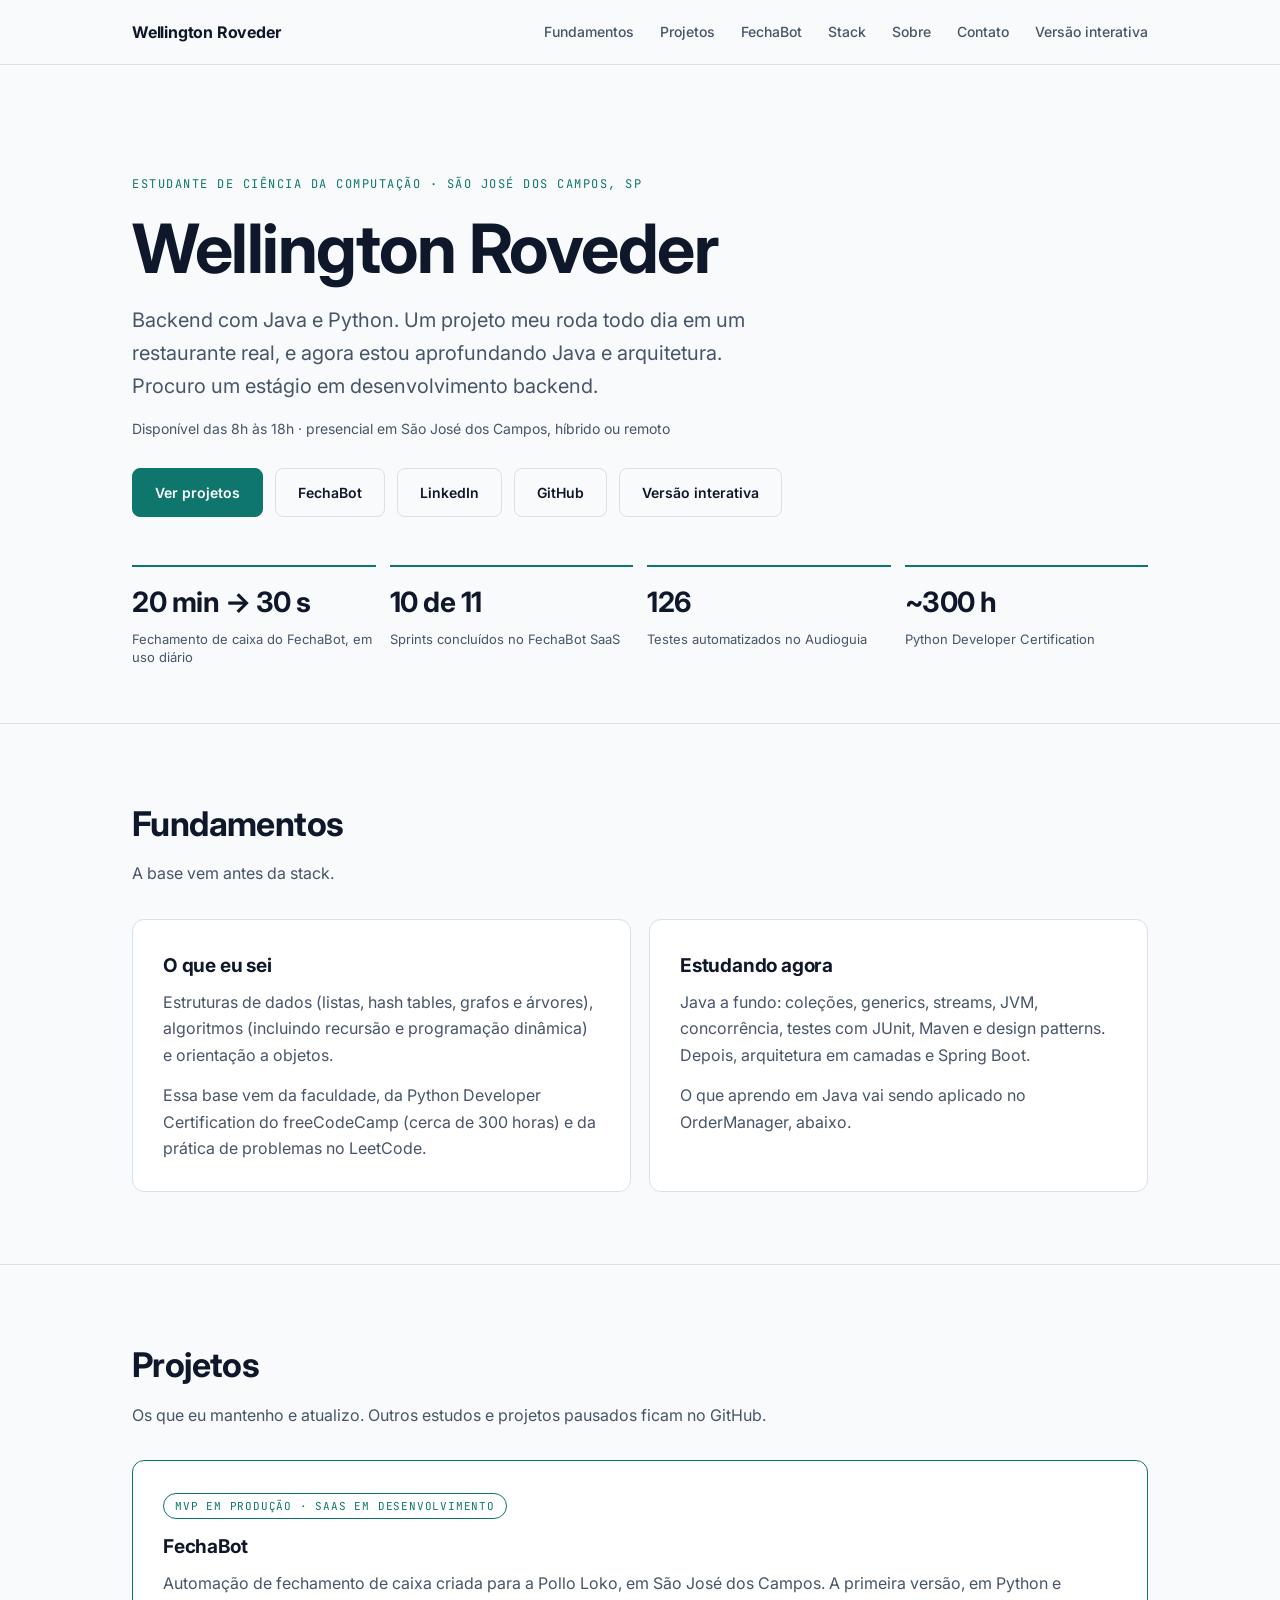
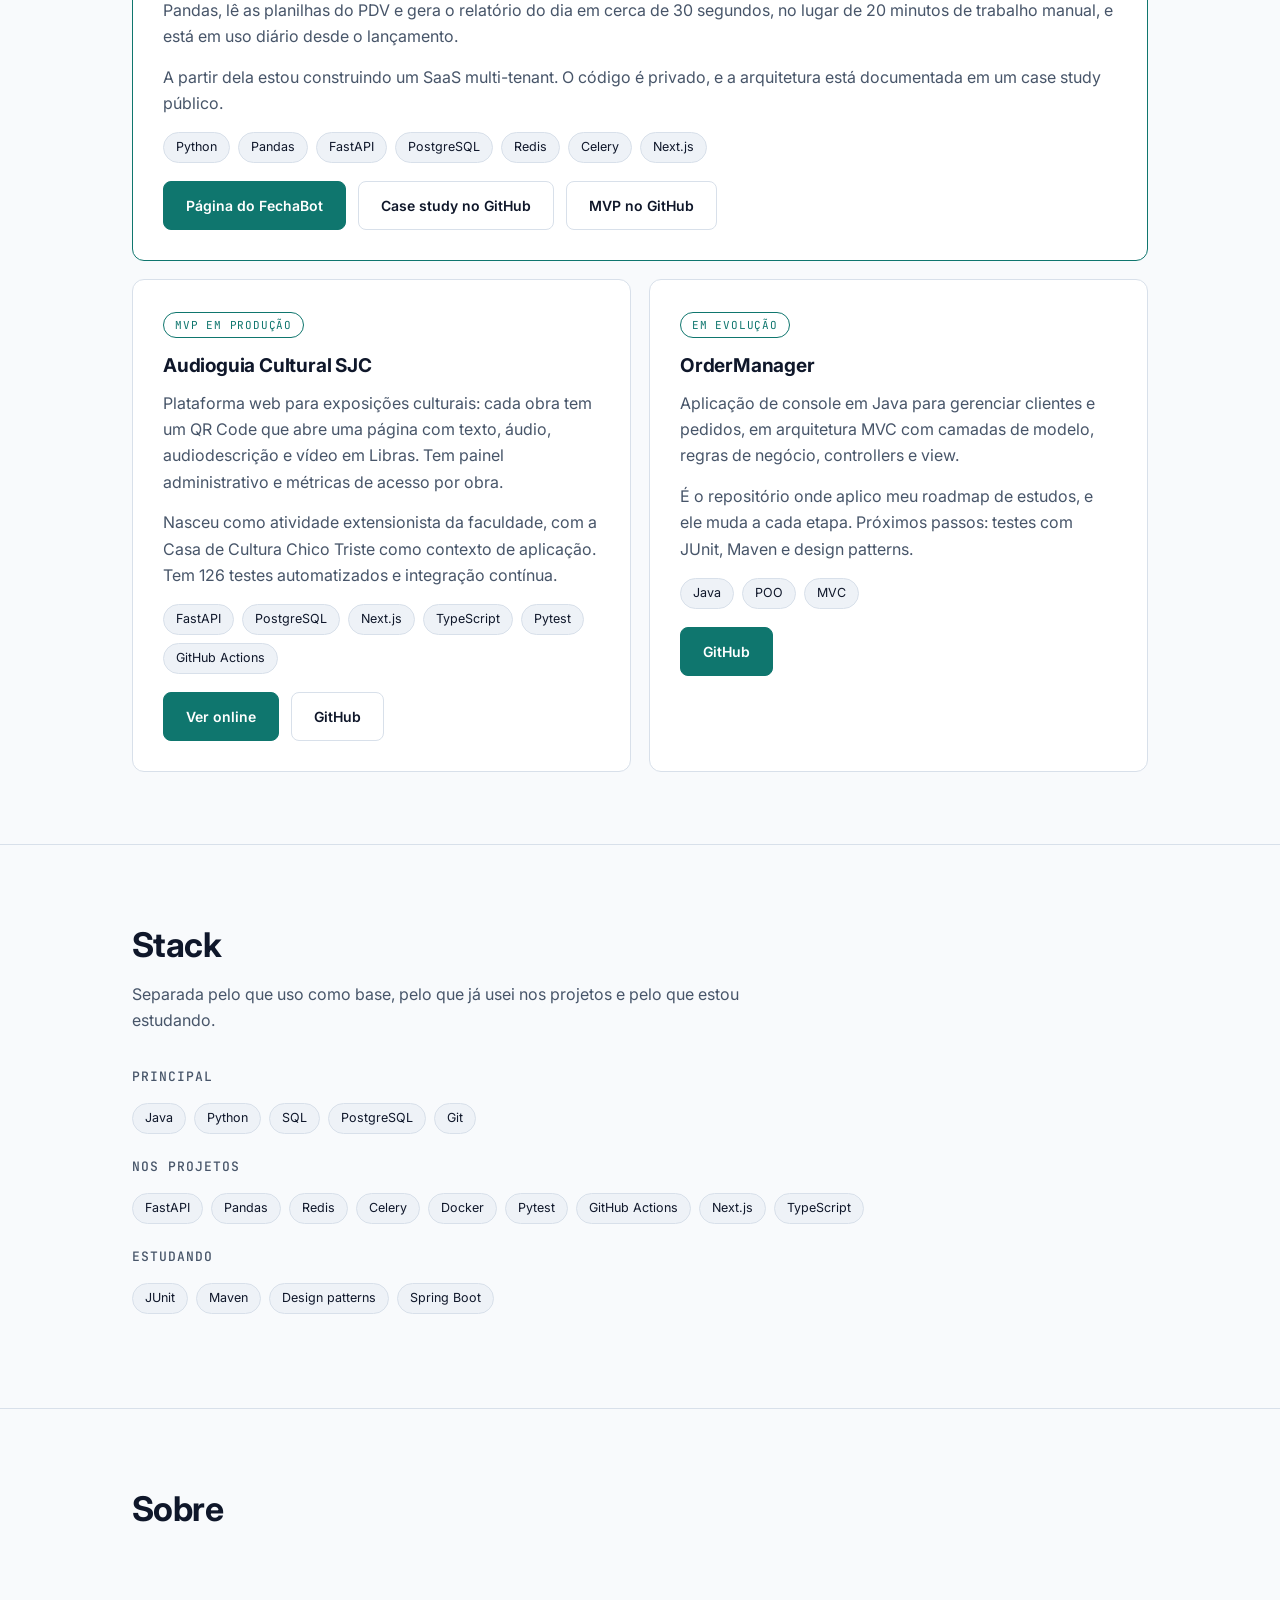
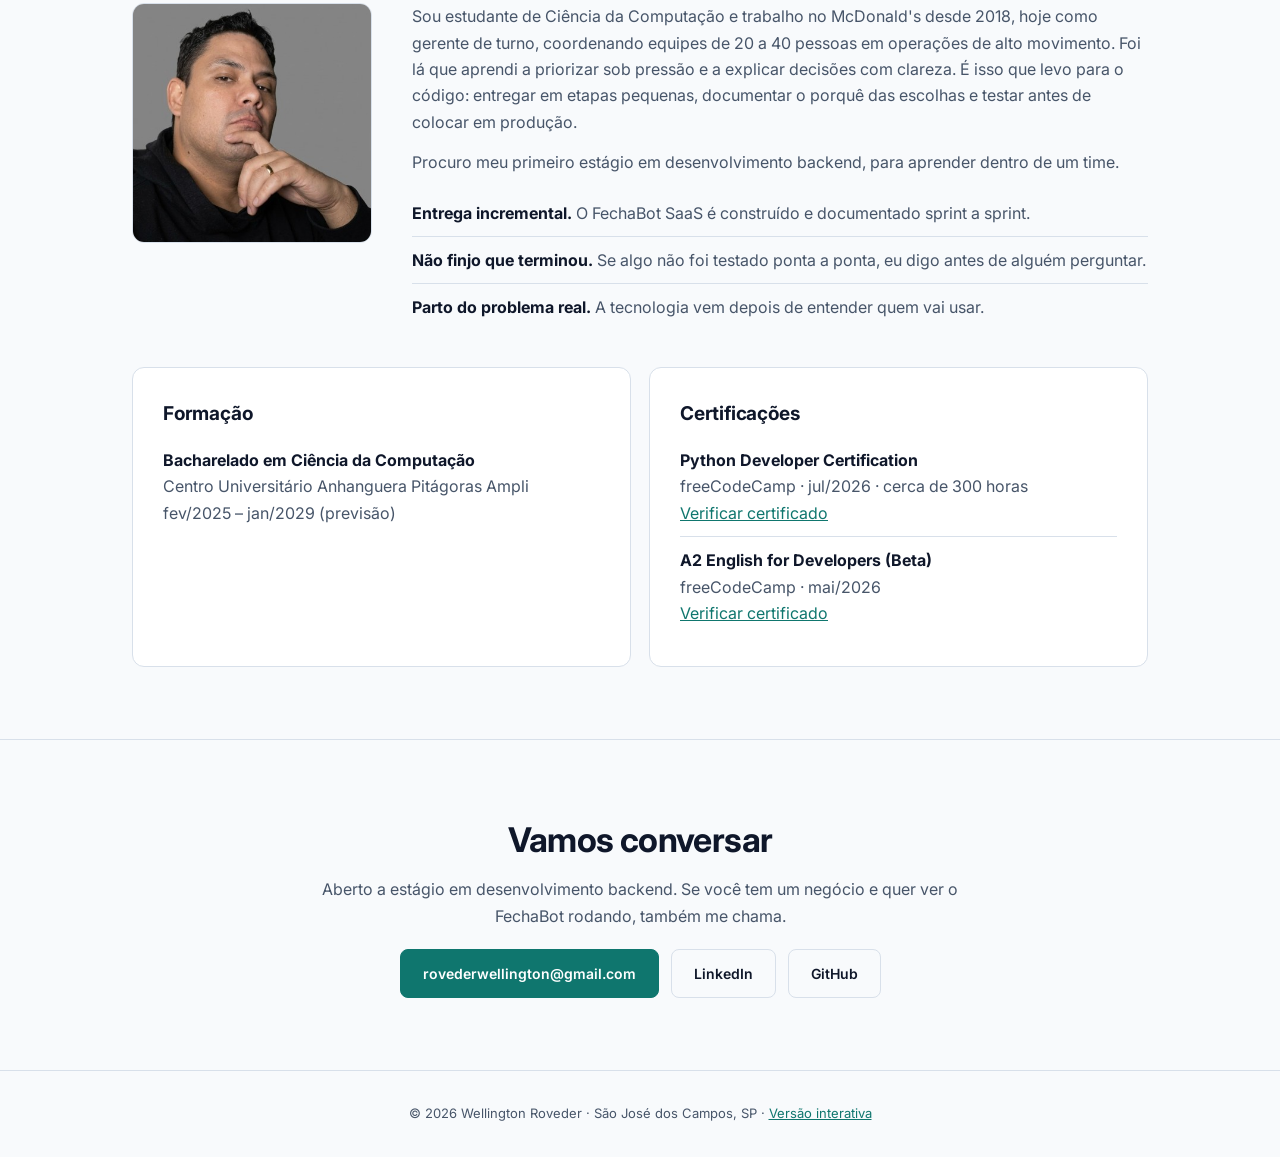
<file: index.html>
<!DOCTYPE html>
<html lang="pt-BR">
<head>
<meta charset="UTF-8">
<meta name="viewport" content="width=device-width, initial-scale=1, viewport-fit=cover">
<title>Wellington Roveder | Backend com Java e Python</title>
<meta name="description" content="Estudante de Ciência da Computação, backend com Java e Python. Autor do FechaBot, em uso diário por um restaurante real. Buscando estágio.">
<meta name="theme-color" content="#0F172A">
<meta property="og:type" content="website">
<meta property="og:title" content="Wellington Roveder | Backend com Java e Python">
<meta property="og:description" content="Estudante de Ciência da Computação buscando estágio em desenvolvimento backend.">
<meta property="og:image" content="https://wellington-roveder.github.io/portifolio-Wellington-Roveder/foto_portifolio.jpg">
<link rel="icon" href="data:image/svg+xml,%3Csvg xmlns='http://www.w3.org/2000/svg' viewBox='0 0 64 64'%3E%3Crect width='64' height='64' rx='12' fill='%230F172A'/%3E%3Ctext x='32' y='42' font-size='28' font-family='sans-serif' font-weight='700' text-anchor='middle' fill='%232DD4BF'%3EWR%3C/text%3E%3C/svg%3E">
<link rel="preconnect" href="https://fonts.googleapis.com">
<link rel="preconnect" href="https://fonts.gstatic.com" crossorigin>
<link href="https://fonts.googleapis.com/css2?family=Inter:wght@400;500;600;700&family=JetBrains+Mono:wght@400;500&display=swap" rel="stylesheet">
<link rel="stylesheet" href="style.css">
</head>
<body>
<header><div class="w ni">
  <a class="logo" href="index.html">Wellington Roveder</a>
  <button class="burger" aria-label="Abrir menu" aria-expanded="false" aria-controls="menu">Menu</button>
  <nav id="menu">
    <a href="#fundamentos">Fundamentos</a>
    <a href="#projetos">Projetos</a>
    <a href="case-study.html">FechaBot</a>
    <a href="#stack">Stack</a>
    <a href="#sobre">Sobre</a>
    <a href="#contato">Contato</a>
    <a href="https://www.wellingtonroveder.dev">Versão interativa</a>
  </nav>
</div></header>

<main>
<section class="hero w">
  <p class="eyebrow">Estudante de Ciência da Computação · São José dos Campos, SP</p>
  <h1>Wellington Roveder</h1>
  <p class="lead">Backend com Java e Python. Um projeto meu roda todo dia em um restaurante real, e agora estou aprofundando Java e arquitetura. Procuro um estágio em desenvolvimento backend.</p>
  <p class="avail">Disponível das 8h às 18h · presencial em São José dos Campos, híbrido ou remoto</p>
  <div class="btns">
    <a class="btn p" href="#projetos">Ver projetos</a>
    <a class="btn" href="case-study.html">FechaBot</a>
    <a class="btn" href="https://www.linkedin.com/in/wellington-roveder/" target="_blank" rel="noopener">LinkedIn</a>
    <a class="btn" href="https://github.com/Wellington-Roveder" target="_blank" rel="noopener">GitHub</a>
    <a class="btn" href="https://www.wellingtonroveder.dev">Versão interativa</a>
  </div>
  <dl class="stats">
    <div><dt>20 min → 30 s</dt><dd>Fechamento de caixa do FechaBot, em uso diário</dd></div>
    <div><dt>10 de 11</dt><dd>Sprints concluídos no FechaBot SaaS</dd></div>
    <div><dt>126</dt><dd>Testes automatizados no Audioguia</dd></div>
    <div><dt>~300 h</dt><dd>Python Developer Certification</dd></div>
  </dl>
</section>

<section class="sec" id="fundamentos"><div class="w">
  <h2>Fundamentos</h2>
  <p class="sub">A base vem antes da stack.</p>
  <div class="g2">
    <div class="card">
      <h3>O que eu sei</h3>
      <p>Estruturas de dados (listas, hash tables, grafos e árvores), algoritmos (incluindo recursão e programação dinâmica) e orientação a objetos.</p>
      <p>Essa base vem da faculdade, da Python Developer Certification do freeCodeCamp (cerca de 300 horas) e da prática de problemas no LeetCode.</p>
    </div>
    <div class="card">
      <h3>Estudando agora</h3>
      <p>Java a fundo: coleções, generics, streams, JVM, concorrência, testes com JUnit, Maven e design patterns. Depois, arquitetura em camadas e Spring Boot.</p>
      <p>O que aprendo em Java vai sendo aplicado no OrderManager, abaixo.</p>
    </div>
  </div>
</div></section>

<section class="sec" id="projetos"><div class="w">
  <h2>Projetos</h2>
  <p class="sub">Os que eu mantenho e atualizo. Outros estudos e projetos pausados ficam no GitHub.</p>

  <article class="card feat">
    <span class="st">MVP em produção · SaaS em desenvolvimento</span>
    <h3>FechaBot</h3>
    <p>Automação de fechamento de caixa criada para a Pollo Loko, em São José dos Campos. A primeira versão, em Python e Pandas, lê as planilhas do PDV e gera o relatório do dia em cerca de 30 segundos, no lugar de 20 minutos de trabalho manual, e está em uso diário desde o lançamento.</p>
    <p>A partir dela estou construindo um SaaS multi-tenant. O código é privado, e a arquitetura está documentada em um case study público.</p>
    <div class="chips"><span class="chip">Python</span><span class="chip">Pandas</span><span class="chip">FastAPI</span><span class="chip">PostgreSQL</span><span class="chip">Redis</span><span class="chip">Celery</span><span class="chip">Next.js</span></div>
    <div class="links">
      <a class="btn p" href="case-study.html">Página do FechaBot</a>
      <a class="btn" href="https://github.com/Wellington-Roveder/fechabot-case-study" target="_blank" rel="noopener">Case study no GitHub</a>
      <a class="btn" href="https://github.com/Wellington-Roveder/FechaBot-MVP" target="_blank" rel="noopener">MVP no GitHub</a>
    </div>
  </article>

  <div class="g2">
    <article class="card">
      <span class="st">MVP em produção</span>
      <h3>Audioguia Cultural SJC</h3>
      <p>Plataforma web para exposições culturais: cada obra tem um QR Code que abre uma página com texto, áudio, audiodescrição e vídeo em Libras. Tem painel administrativo e métricas de acesso por obra.</p>
      <p>Nasceu como atividade extensionista da faculdade, com a Casa de Cultura Chico Triste como contexto de aplicação. Tem 126 testes automatizados e integração contínua.</p>
      <div class="chips"><span class="chip">FastAPI</span><span class="chip">PostgreSQL</span><span class="chip">Next.js</span><span class="chip">TypeScript</span><span class="chip">Pytest</span><span class="chip">GitHub Actions</span></div>
      <div class="links">
        <a class="btn p" href="https://audioguia-cultural-sjc.vercel.app" target="_blank" rel="noopener">Ver online</a>
        <a class="btn" href="https://github.com/Wellington-Roveder/audioguia-cultural-sjc" target="_blank" rel="noopener">GitHub</a>
      </div>
    </article>
    <article class="card">
      <span class="st">Em evolução</span>
      <h3>OrderManager</h3>
      <p>Aplicação de console em Java para gerenciar clientes e pedidos, em arquitetura MVC com camadas de modelo, regras de negócio, controllers e view.</p>
      <p>É o repositório onde aplico meu roadmap de estudos, e ele muda a cada etapa. Próximos passos: testes com JUnit, Maven e design patterns.</p>
      <div class="chips"><span class="chip">Java</span><span class="chip">POO</span><span class="chip">MVC</span></div>
      <div class="links">
        <a class="btn p" href="https://github.com/Wellington-Roveder/OrderManagerMvc" target="_blank" rel="noopener">GitHub</a>
      </div>
    </article>
  </div>
</div></section>

<section class="sec" id="stack"><div class="w">
  <h2>Stack</h2>
  <p class="sub">Separada pelo que uso como base, pelo que já usei nos projetos e pelo que estou estudando.</p>
  <div class="grp"><h3>Principal</h3><div class="chips"><span class="chip">Java</span><span class="chip">Python</span><span class="chip">SQL</span><span class="chip">PostgreSQL</span><span class="chip">Git</span></div></div>
  <div class="grp"><h3>Nos projetos</h3><div class="chips"><span class="chip">FastAPI</span><span class="chip">Pandas</span><span class="chip">Redis</span><span class="chip">Celery</span><span class="chip">Docker</span><span class="chip">Pytest</span><span class="chip">GitHub Actions</span><span class="chip">Next.js</span><span class="chip">TypeScript</span></div></div>
  <div class="grp"><h3>Estudando</h3><div class="chips"><span class="chip">JUnit</span><span class="chip">Maven</span><span class="chip">Design patterns</span><span class="chip">Spring Boot</span></div></div>
</div></section>

<section class="sec" id="sobre"><div class="w">
  <h2>Sobre</h2>
  <p class="sub">&nbsp;</p>
  <div class="ab">
    <img src="foto_portifolio.jpg" alt="Foto de Wellington Roveder" width="240" height="240">
    <div>
      <p>Sou estudante de Ciência da Computação e trabalho no McDonald's desde 2018, hoje como gerente de turno, coordenando equipes de 20 a 40 pessoas em operações de alto movimento. Foi lá que aprendi a priorizar sob pressão e a explicar decisões com clareza. É isso que levo para o código: entregar em etapas pequenas, documentar o porquê das escolhas e testar antes de colocar em produção.</p>
      <p>Procuro meu primeiro estágio em desenvolvimento backend, para aprender dentro de um time.</p>
      <ul class="l">
        <li><strong>Entrega incremental.</strong> O FechaBot SaaS é construído e documentado sprint a sprint.</li>
        <li><strong>Não finjo que terminou.</strong> Se algo não foi testado ponta a ponta, eu digo antes de alguém perguntar.</li>
        <li><strong>Parto do problema real.</strong> A tecnologia vem depois de entender quem vai usar.</li>
      </ul>
    </div>
  </div>
  <div class="g2" style="margin-top:36px">
    <div class="card"><h3>Formação</h3><ul class="l"><li><strong>Bacharelado em Ciência da Computação</strong><br>Centro Universitário Anhanguera Pitágoras Ampli<br>fev/2025 – jan/2029 (previsão)</li></ul></div>
    <div class="card"><h3>Certificações</h3><ul class="l">
      <li><strong>Python Developer Certification</strong><br>freeCodeCamp · jul/2026 · cerca de 300 horas<br><a href="https://freecodecamp.org/certification/wellingtonroveder/python-v9" target="_blank" rel="noopener">Verificar certificado</a></li>
      <li><strong>A2 English for Developers (Beta)</strong><br>freeCodeCamp · mai/2026<br><a href="https://freecodecamp.org/certification/wellingtonroveder/a2-english-for-developers" target="_blank" rel="noopener">Verificar certificado</a></li>
    </ul></div>
  </div>
</div></section>

<section class="sec cta" id="contato"><div class="w">
  <h2>Vamos conversar</h2>
  <p class="sub" style="margin:0 auto">Aberto a estágio em desenvolvimento backend. Se você tem um negócio e quer ver o FechaBot rodando, também me chama.</p>
  <div class="btns">
    <a class="btn p" href="mailto:rovederwellington@gmail.com">rovederwellington@gmail.com</a>
    <a class="btn" href="https://www.linkedin.com/in/wellington-roveder/" target="_blank" rel="noopener">LinkedIn</a>
    <a class="btn" href="https://github.com/Wellington-Roveder" target="_blank" rel="noopener">GitHub</a>
  </div>
</div></section>
</main>

<footer><div class="w">© 2026 Wellington Roveder · São José dos Campos, SP · <a href="https://www.wellingtonroveder.dev">Versão interativa</a></div></footer>
<script src="script.js"></script>
</body>
</html>
</file>
<file: style.css>
:root{--bg:#0F172A;--s1:#131C31;--s2:#1A2540;--bd:#263349;--tx:#E2E8F0;--mu:#94A3B8;--ac:#2DD4BF;--ai:#0F172A;color-scheme:dark light}
@media(prefers-color-scheme:light){:root{--bg:#F8FAFC;--s1:#fff;--s2:#EEF2F7;--bd:#D8E0EA;--tx:#0F172A;--mu:#475569;--ac:#0F766E;--ai:#fff}}
*{box-sizing:border-box;margin:0}
html{scroll-behavior:smooth;scroll-padding-top:76px}
body{background:var(--bg);color:var(--tx);font:16px/1.65 Inter,system-ui,-apple-system,"Segoe UI",Roboto,sans-serif;-webkit-font-smoothing:antialiased;overflow-x:hidden}
a{color:var(--ac)}img{max-width:100%;display:block}code,pre,.mono{font-family:"JetBrains Mono",ui-monospace,Consolas,monospace}
.w{max-width:1080px;margin:0 auto;padding:0 clamp(18px,4vw,32px)}
header{position:sticky;top:0;z-index:50;background:color-mix(in srgb,var(--bg) 90%,transparent);backdrop-filter:blur(10px);border-bottom:1px solid var(--bd);padding-top:env(safe-area-inset-top)}
.ni{display:flex;align-items:center;justify-content:space-between;height:64px}
.logo{font-weight:700;color:var(--tx);text-decoration:none;letter-spacing:-.2px}
nav{display:flex;gap:26px}nav a{color:var(--mu);text-decoration:none;font-size:14px;font-weight:500}nav a:hover{color:var(--ac)}
.burger{display:none;background:none;border:1px solid var(--bd);color:var(--tx);padding:8px 14px;border-radius:8px;font:500 14px inherit;font-family:inherit}
@media(max-width:760px){.burger{display:block}nav{display:none;position:absolute;top:100%;left:0;right:0;flex-direction:column;gap:0;background:var(--bg);border-bottom:1px solid var(--bd);padding:6px clamp(18px,4vw,32px) 12px}nav.open{display:flex}nav a{padding:12px 0;font-size:16px}}
.hero{padding-top:clamp(56px,10vw,110px);padding-bottom:56px}
.eyebrow{font-family:"JetBrains Mono",monospace;font-size:12px;letter-spacing:1.5px;text-transform:uppercase;color:var(--ac);margin-bottom:18px}
h1{font-size:clamp(38px,7vw,68px);line-height:1.05;letter-spacing:-1.5px;margin-bottom:20px}
.lead{font-size:clamp(17px,2.4vw,20px);color:var(--mu);max-width:640px;margin-bottom:14px}
.avail{font-size:14px;color:var(--mu);margin-bottom:28px}
.btns{display:flex;flex-wrap:wrap;gap:12px}
.btn{display:inline-block;padding:12px 22px;border:1px solid var(--bd);border-radius:8px;color:var(--tx);text-decoration:none;font-weight:600;font-size:14px;transition:.2s}
.btn:hover{border-color:var(--ac);color:var(--ac)}.btn.p{background:var(--ac);border-color:var(--ac);color:var(--ai)}.btn.p:hover{opacity:.88;color:var(--ai)}
.stats{display:grid;grid-template-columns:repeat(4,1fr);gap:14px;margin-top:48px}
.stats div{border-top:2px solid var(--ac);padding-top:12px}.stats dt{font-size:clamp(22px,3vw,28px);font-weight:700;letter-spacing:-.5px}.stats dd{font-size:13px;color:var(--mu);line-height:1.45;margin-top:4px}
@media(max-width:700px){.stats{grid-template-columns:1fr 1fr}}
.sec{padding:72px 0;border-top:1px solid var(--bd)}
h2{font-size:clamp(26px,4vw,34px);letter-spacing:-.6px;margin-bottom:8px}h3{font-size:19px;letter-spacing:-.2px;margin-bottom:8px}
.sub{color:var(--mu);max-width:640px;margin-bottom:32px}
.g2{display:grid;grid-template-columns:repeat(auto-fit,minmax(min(100%,300px),1fr));gap:18px}
.card{background:var(--s1);border:1px solid var(--bd);border-radius:12px;padding:clamp(20px,3vw,30px)}
.card p{color:var(--mu);margin-bottom:14px}.card p:last-child{margin-bottom:0}
.feat{border-color:var(--ac);margin-bottom:18px}
.st{display:inline-block;font-family:"JetBrains Mono",monospace;font-size:11px;text-transform:uppercase;letter-spacing:.8px;color:var(--ac);border:1px solid var(--ac);border-radius:99px;padding:3px 11px;margin-bottom:12px}
.chips{display:flex;flex-wrap:wrap;gap:8px;margin:16px 0}.chip{font-size:12.5px;padding:4px 12px;border-radius:99px;background:var(--s2);border:1px solid var(--bd);color:var(--tx)}
.links{display:flex;flex-wrap:wrap;gap:12px;margin-top:18px}
.grp{margin-bottom:22px}.grp h3{font-size:13px;font-family:"JetBrains Mono",monospace;text-transform:uppercase;letter-spacing:1px;color:var(--mu);font-weight:500}
.ab{display:grid;grid-template-columns:240px 1fr;gap:40px;align-items:start}
.ab img{width:100%;aspect-ratio:1;object-fit:cover;border-radius:12px;border:1px solid var(--bd)}
@media(max-width:760px){.ab{grid-template-columns:1fr}.ab img{max-width:200px}}
.ab p{color:var(--mu);margin-bottom:14px}ul.l{list-style:none;padding:0}ul.l li{padding:10px 0;border-bottom:1px solid var(--bd);color:var(--mu)}ul.l li:last-child{border:0}ul.l strong{color:var(--tx)}
.bar{height:8px;background:var(--s2);border-radius:99px;overflow:hidden;margin:12px 0}.bar i{display:block;height:100%;background:var(--ac)}
pre{background:var(--s2);border:1px solid var(--bd);border-radius:10px;padding:16px;overflow-x:auto;font-size:13px;color:var(--mu)}
.demo{margin-bottom:28px}.demo img{border:1px solid var(--bd);border-radius:10px;width:100%}.demo p{color:var(--mu);margin:6px 0 12px}
.cta{text-align:center}.cta .btns{justify-content:center;margin-top:20px}
footer{border-top:1px solid var(--bd);padding:32px 0;text-align:center;font-size:13px;color:var(--mu)}
@media(prefers-reduced-motion:reduce){html{scroll-behavior:auto}*{transition:none!important}}
</file>
